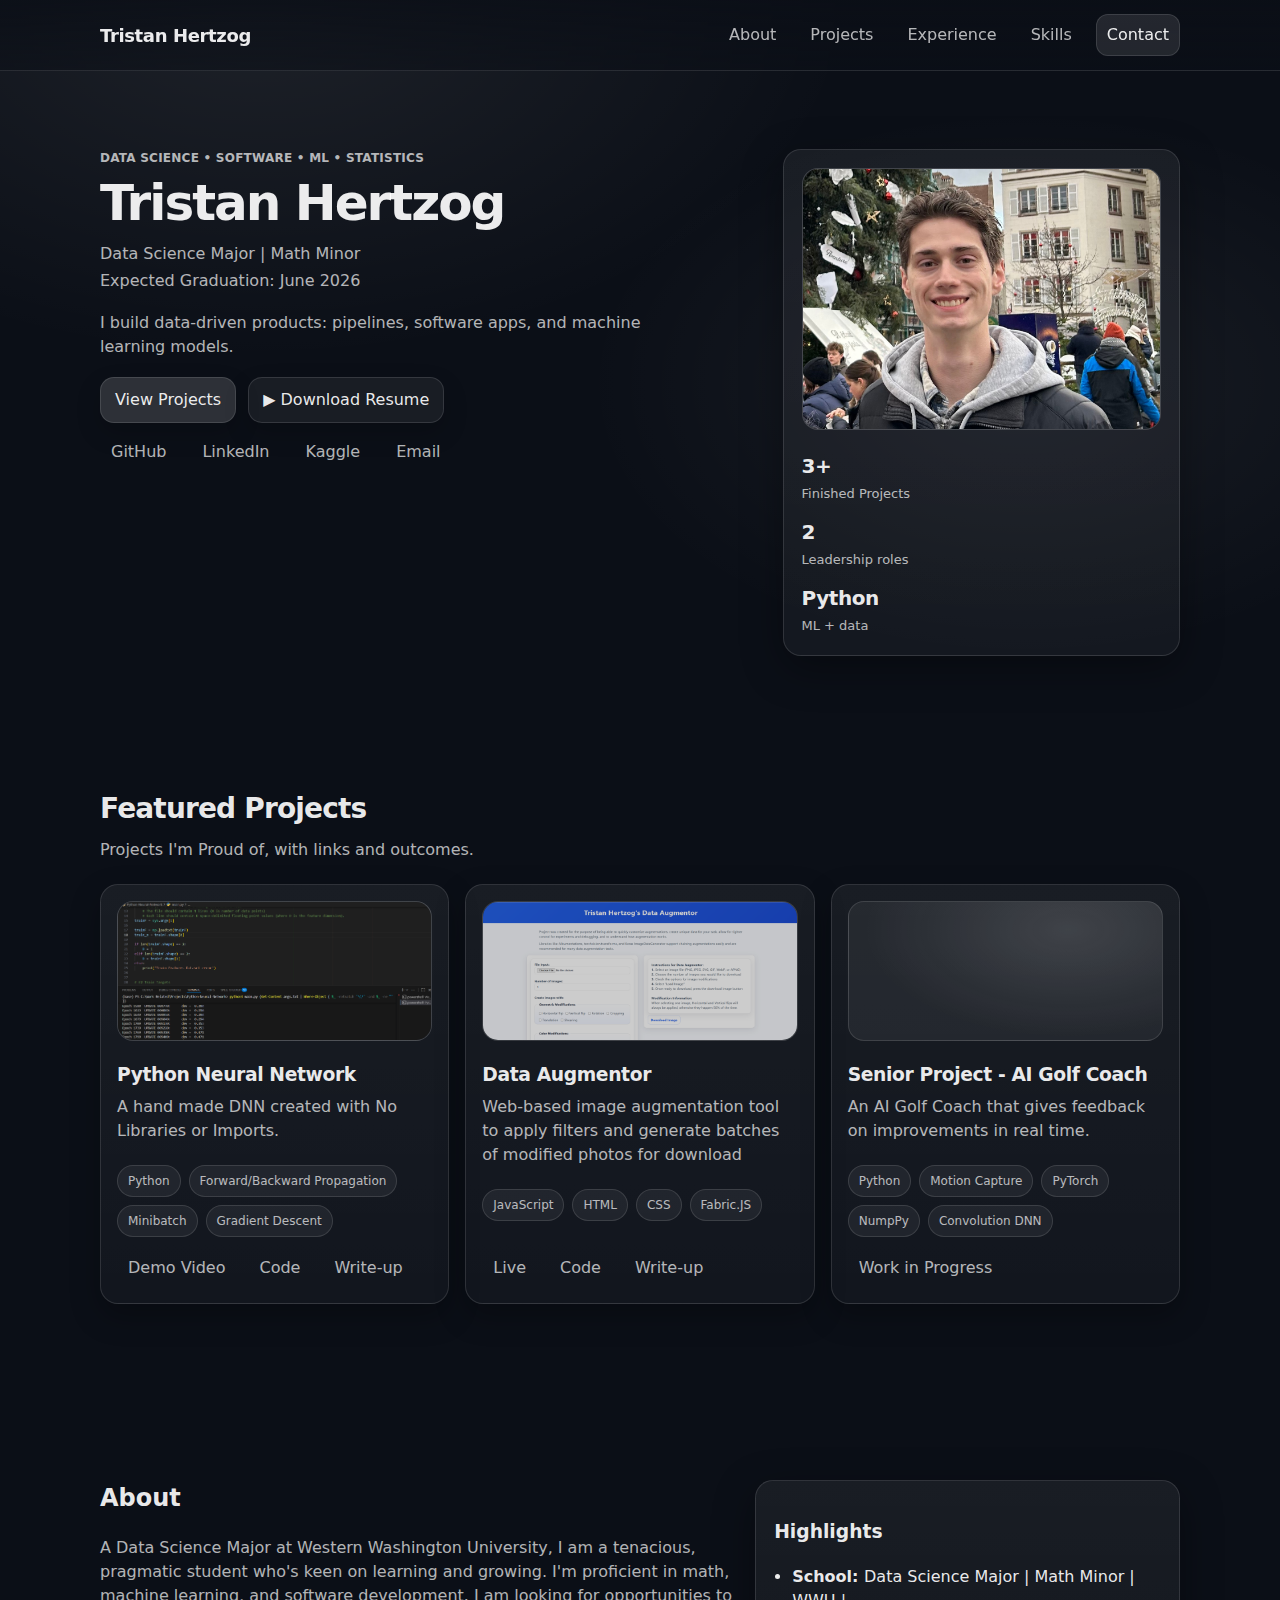
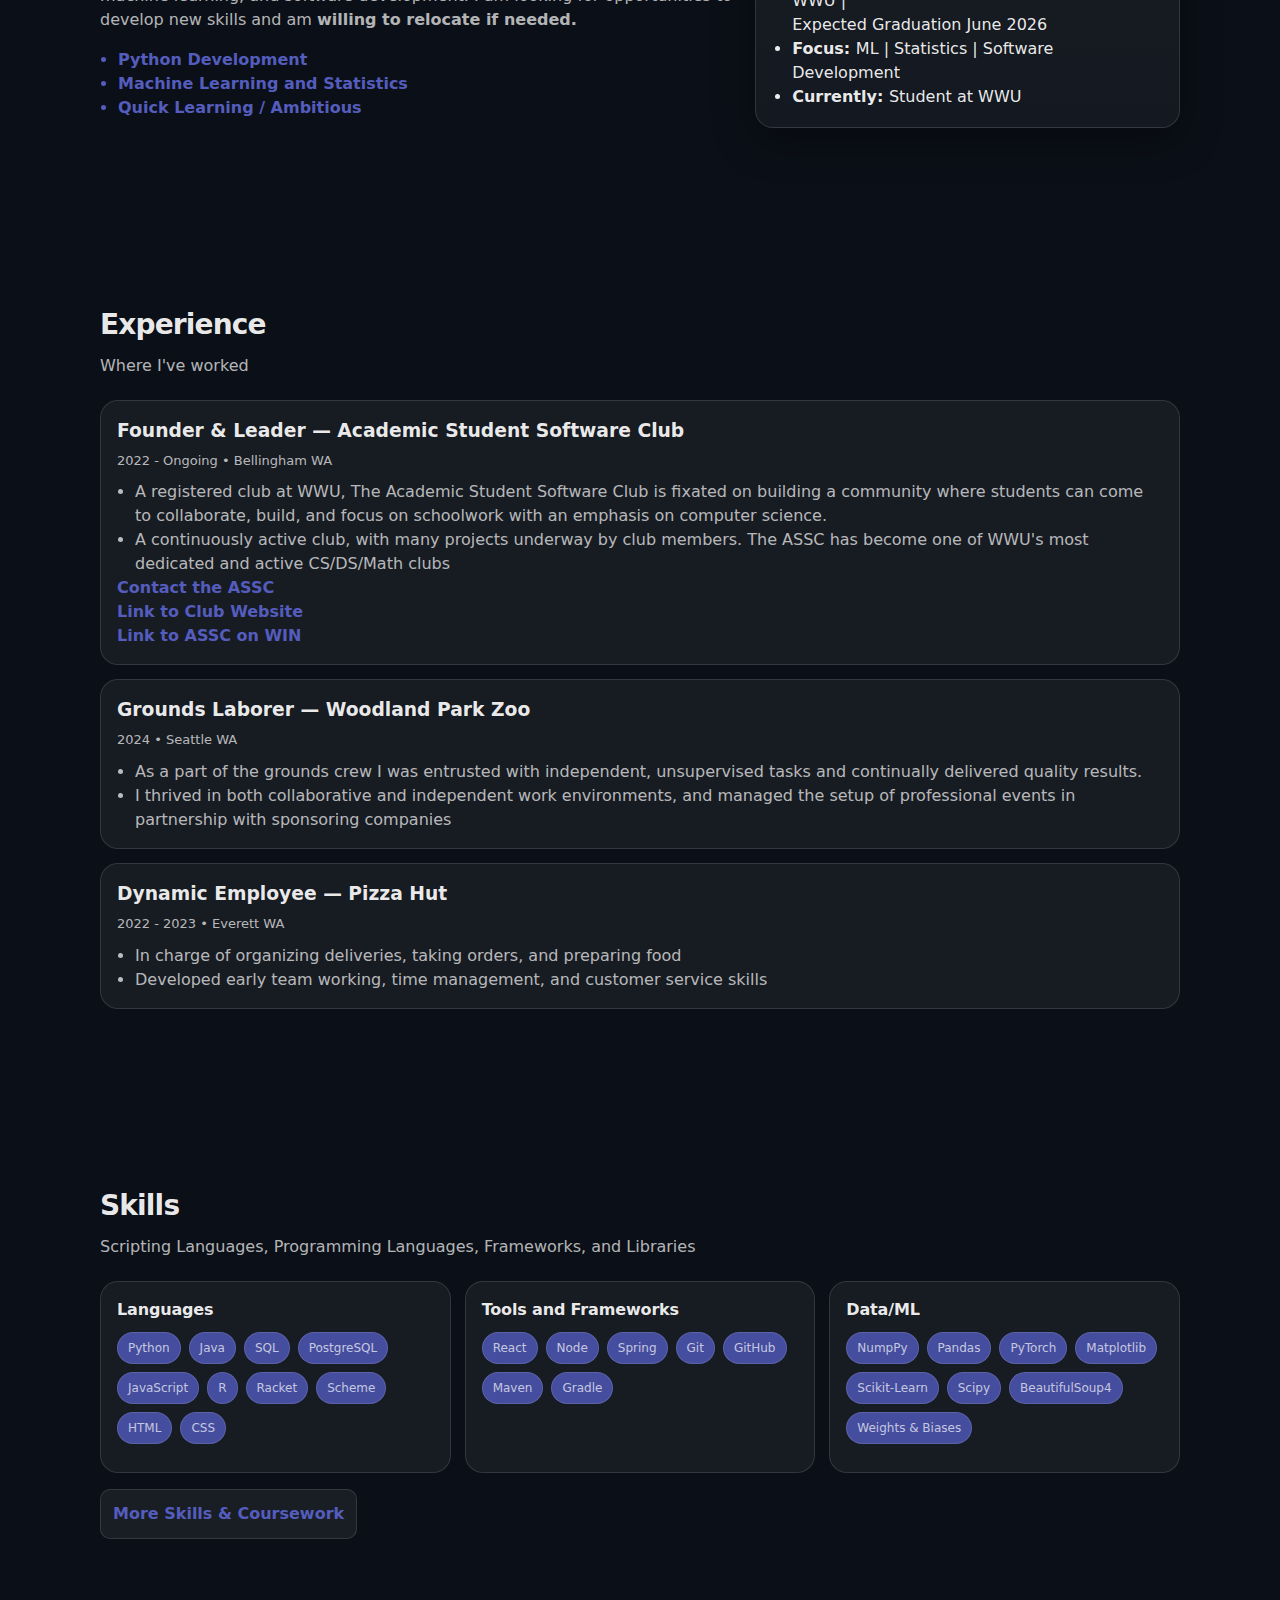
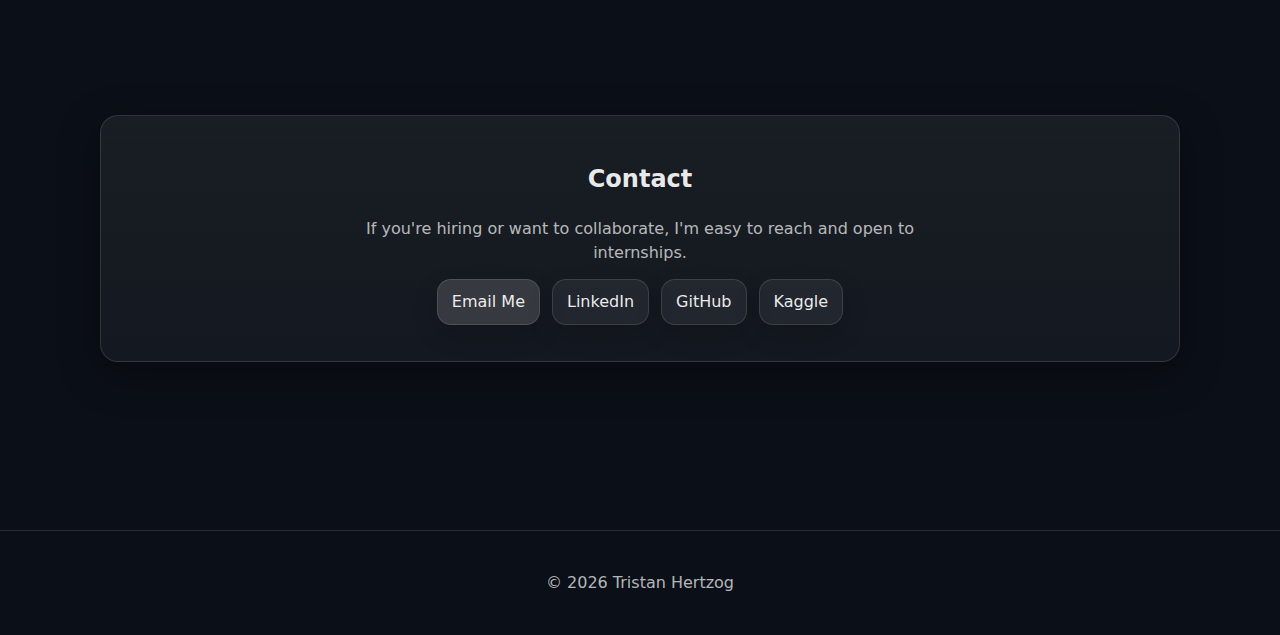
<file: index.html>
<!DOCTYPE html>
<html lang="en">
<head>
    <meta charset="UTF-8">
    <meta name="viewport" content="width=device-width, initial-scale=1.0">
    <title>Tristan Hertzog | Data Scientist & Software Developer</title>
    <link rel="stylesheet" href="css/vars.css">
    <link rel="stylesheet" href="css/style.css">
    <meta name="description" content="Portfolio of Tristan Hertzog — data science, software engineering, and innovative projects.">
    <meta name="keywords" content="Tristan Hertzog, Data Science, Software Development, Portfolio"> <!-- Headline -->
    <meta name="site_name" content="Tristan Hertzog"> <!-- For section above the headline -->
    <meta property="og:site_name" content="Tristan Hertzog"> 
    <!-- <link rel="icon" type="image/png" href="images/favicon.png">
    <link rel="shortcut icon" href="images/favicon.png"> -->
    <script src="scripts/projects.js"></script>
    <script type="application/ld+json">{
        "@context": "https://schema.org",
        "@type": "WebSite",
        "name": "Tristan Hertzog",
        "url": "https://tristan-hertzog.com"
    }</script>
</head>
<body>
    <!-- Modals Section -->
    <div id="emptyModal" class="modal" onclick="handleBackdropClick(event)">
    <div class="modal-content" role="dialog" aria-modal="true" aria-label="More Skills">
        <div class="modal-header">
        <p class="modal-title">More Skills</p>
        <button class="modal-close" type="button" onclick="closeModal()" aria-label="Close modal">×</button>
        </div>

        <div class="modal-body">
        <iframe src="skills_modal.html"></iframe>
        </div>
    </div>
    </div>
    <!-- NAV -->
    <div id="start"></div>
    <header id="top">
        <nav class="nav">
            <a class="brand" href="#start">Tristan Hertzog</a>
            <div class="links">
                <a href="#about">About</a>
                <a href="#projects">Projects</a>
                <a href="#experience">Experience</a>
                <a href="#skills">Skills</a>
                <a href="#contact" class="cta">Contact</a>
            </div>
        </nav>
    </header>

  <!-- HERO -->
    <main>
        <section class="hero">
            <div class="hero-left">
                <p class="kicker">Data Science • Software • ML • Statistics</p>
                <h1>Tristan Hertzog</h1>
                <p class="sub_no_margin">
                    Data Science Major | Math Minor
                </p>
                <p class="sub">
                    Expected Graduation: June 2026 
                </p>
                <p class="sub">
                    I build data-driven products: pipelines, software apps, and machine learning models.
                </p>
                <div class="hero-actions">
                    <a class="btn primary" href="#projects">View Projects</a>
                    <a class="btn" href="documents/Resume_2026_Redacted.pdf" target="_blank">&#x25B6  Download Resume</a>
                </div>
                <div class="social">
                    <a href="https://github.com/Tmanhertzog" target="_blank">GitHub</a>
                    <a href="https://www.linkedin.com/in/tristan-hertzog-6813511ab/" target="_blank">LinkedIn</a>
                    <a href="https://www.kaggle.com/tmanite" target="_blank">Kaggle</a>
                    <a href="mailto:Tmanhertzog@email.com">Email</a>
                </div>
            </div>

            <aside class="hero-right">
                <div class="card">
                    <img src="images/PortfolioPic_cropped.jpeg" alt="TristanH" class="avatar">
                    <div class="stats">
                        <!-- <div><strong>2</strong><span>Deployed projects</span></div> -->
                        <div><strong>3+</strong><span>Finished Projects</span></div>
                        <div><strong>2</strong><span>Leadership roles</span></div>
                        <div><strong>Python</strong><span>ML + data</span></div>
                    </div>
                </div>
            </aside>
        </section>

        <!-- PROJECTS -->
        <section id="projects" class="section">
            <div class="section-head">
                <h2>Featured Projects</h2>
                <p>Projects I'm Proud of, with links and outcomes.</p>
            </div>

            <div class="grid">
                <article class="project-card">
                    <!-- <div class="thumb"></div> -->
                    <img src="images/DNN_project_ss.png" alt="DNN_ss" class="thumb">
                    <h3>Python Neural Network</h3>
                    <p>A hand made DNN created with No Libraries or Imports.</p>
                    <div class="tags">
                        <span>Python</span><span>Forward/Backward Propagation</span><span>Minibatch</span><span>Gradient Descent</span>
                    </div>
                    <div class="card-actions">
                        <a href="https://youtu.be/cbOzUas3Ju8" target="_blank">Demo Video</a>
                        <a href="https://github.com/Tmanhertzog/Python-Neural-Network" target="_blank">Code</a>
                        <a href="https://github.com/Tmanhertzog/Python-Neural-Network/blob/main/write-up.txt" target="_blank">Write-up</a>
                    </div>
                </article>

                 <article class="project-card">
                    <img src="images/DataAugmentor_ss.png" alt="DA_ss" class="thumb_dim">
                    <h3>Data Augmentor</h3>
                    <p>Web-based image augmentation tool to apply filters and generate batches of modified photos for download</p>
                    <div class="tags">
                        <span>JavaScript</span><span>HTML</span><span>CSS</span><span>Fabric.JS</span>
                    </div>
                    <div class="card-actions">
                        <a href="https://tmanhertzog.github.io/DataAugmentor/" target="_blank">Live</a>
                        <a href="https://github.com/Tmanhertzog/DataAugmentor" target="_blank">Code</a>
                        <a href="https://github.com/Tmanhertzog/DataAugmentor/blob/main/write-up.txt" target="_blank">Write-up</a>
                    </div>
                </article>

                <article class="project-card">
                    <div class="thumb"></div>
                    <h3>Senior Project - AI Golf Coach</h3>
                    <p>An AI Golf Coach that gives feedback on improvements in real time.</p>
                    <div class="tags">
                        <span>Python</span><span>Motion Capture</span><span>PyTorch</span><span>NumpPy</span><span>Convolution DNN</span>
                    </div>
                    <div class="card-actions">
                        <!-- <a href="#">Live</a> -->
                        <a>Work in Progress</a>
                        <!-- <a href="#">Code</a>
                        <a href="#">Write-up</a> -->
                    </div>
                </article>
            </div>
        </section>

        <!-- ABOUT -->
        <section id="about" class="section split">
            <div>
                <h2>About</h2>
                <p>
                    <!-- Short, sharp story: what you're into, what you're good at, what you're looking for. -->
                    A Data Science Major at Western Washington University, I am a tenacious, pragmatic student who's 
                    keen on learning and growing. I'm proficient in math, machine learning, and software development.
                    I am looking for opportunities to develop new skills and am <strong>willing to relocate if needed.</strong>
                </p>
                <ul>
                    <li>Python Development</li>
                    <li>Machine Learning and Statistics</li>
                    <li>Quick Learning / Ambitious</li>
                </ul>
            </div>
            <div class="card">
                <h3>Highlights</h3>
                <ul>
                    <li><strong>School: </strong> Data Science Major | Math Minor | WWU | <br> Expected Graduation June 2026</li>
                    <li><strong>Focus: </strong> ML | Statistics | Software Development</li>
                    <li><strong>Currently: </strong> Student at WWU</li>
                </ul>
            </div>
        </section>

        <!-- EXPERIENCE -->
        <section id="experience" class="section">
            <div class="section-head">
                <h2>Experience</h2>
                <p>Where I've worked</p>
            </div>

            <div class="timeline">
                <div class="role">
                    <h3>Founder & Leader — Academic Student Software Club</h3>
                    <p class="meta">2022 - Ongoing • Bellingham WA</p>
                    <ul>
                        <li>
                            A registered club at WWU, The Academic Student Software Club is fixated on building a community 
                            where students can come to collaborate, build, and focus on schoolwork with an emphasis on computer 
                            science.
                        </li>
                        <li>
                            A continuously active club, with many projects underway by club members. The ASSC has become one of
                            WWU's most dedicated and active CS/DS/Math clubs
                        </li>
                    </ul>
                    <a href="mailto:assoftwareClub@gmail.com" class="link">Contact the ASSC</a><br>
                    <a href="https://www.as-software.cc/" target="_blank" class="link">Link to Club Website</a><br>
                    <a href="https://win.wwu.edu/organization/academic-student-software" target="_blank" class="link">Link to ASSC on WIN</a><br>
                </div>
                <div class="role">
                    <h3>Grounds Laborer — Woodland Park Zoo</h3>
                    <p class="meta">2024 • Seattle WA</p>
                    <ul>
                        <li>
                            As a part of the grounds crew I was entrusted with independent, unsupervised tasks and continually 
                            delivered quality results.
                        </li>
                        <li>
                            I thrived in both collaborative and independent work environments, and 
                            managed the setup of professional events in partnership with sponsoring companies
                        </li>
                    </ul>
                </div>
                <div class="role">
                    <h3>Dynamic Employee — Pizza Hut</h3>
                    <p class="meta">2022 - 2023 • Everett WA</p>
                    <ul>
                        <li>In charge of organizing deliveries, taking orders, and preparing food</li>
                        <li>Developed early team working, time management, and customer service skills</li>
                    </ul>
                </div>
            </div>
        </section>

        <!-- SKILLS -->
        <section id="skills" class="section">
            <div class="section-head">
                <h2>Skills</h2>
                <p>Scripting Languages, Programming Languages, Frameworks, and Libraries</p>
            </div>

            <div class="skills">
                <div class="skill-group">
                    <h3>Languages</h3>
                    <div class="chips">
                        <span>Python</span>
                        <span>Java</span>
                        <span>SQL</span>
                        <span>PostgreSQL</span>
                        <span>JavaScript</span>
                        <span>R</span>
                        <span>Racket</span>
                        <span>Scheme</span>
                        <span>HTML</span>
                        <span>CSS</span>
                    </div>
                </div>
                <div class="skill-group">
                    <h3>Tools and Frameworks</h3>
                    <div class="chips">
                        <span>React</span>
                        <span>Node</span>
                        <span>Spring</span>
                        <span>Git</span>
                        <span>GitHub</span>
                        <span>Maven</span>
                        <span>Gradle</span>
                    </div>
                </div>
                <div class="skill-group">
                    <h3>Data/ML</h3>
                    <div class="chips">
                        <span>NumpPy</span>
                        <span>Pandas</span>
                        <span>PyTorch</span>
                        <span>Matplotlib</span>
                        <span>Scikit-Learn</span>
                        <span>Scipy</span>
                        <span>BeautifulSoup4</span>
                        <span>Weights & Biases</span>
                    </div>
                </div>
            </div>
            <div id="more_info">
                <button type="button" onclick="openModal()" class="btn-link">More Skills &amp; Coursework</button>
            </div>
        </section>

        <!-- CONTACT -->
        <section id="contact" class="section">
            <div class="card contact-card">
                <h2>Contact</h2>
                <p>If you're hiring or want to collaborate, I'm easy to reach and open to internships.</p>
                <div class="hero-actions">
                    <a class="btn primary" href="mailto:Tmanhertzog@gmail.com">Email Me</a>
                    <a class="btn" href="https://www.linkedin.com/in/tristan-hertzog-6813511ab/" target="_blank">LinkedIn</a>
                    <a class="btn" href="https://github.com/Tmanhertzog" target="_blank">GitHub</a>
                    <a class="btn" href="https://www.kaggle.com/tmanite" target="_blank">Kaggle</a>
                </div>
            </div>
        </section>
    </main>

    <footer class="footer">
        <p>© <span id="year"></span> Tristan Hertzog</p>
    </footer>

    <script>
        document.getElementById("year").textContent = new Date().getFullYear();
    </script>
</body>
</html>
</file>
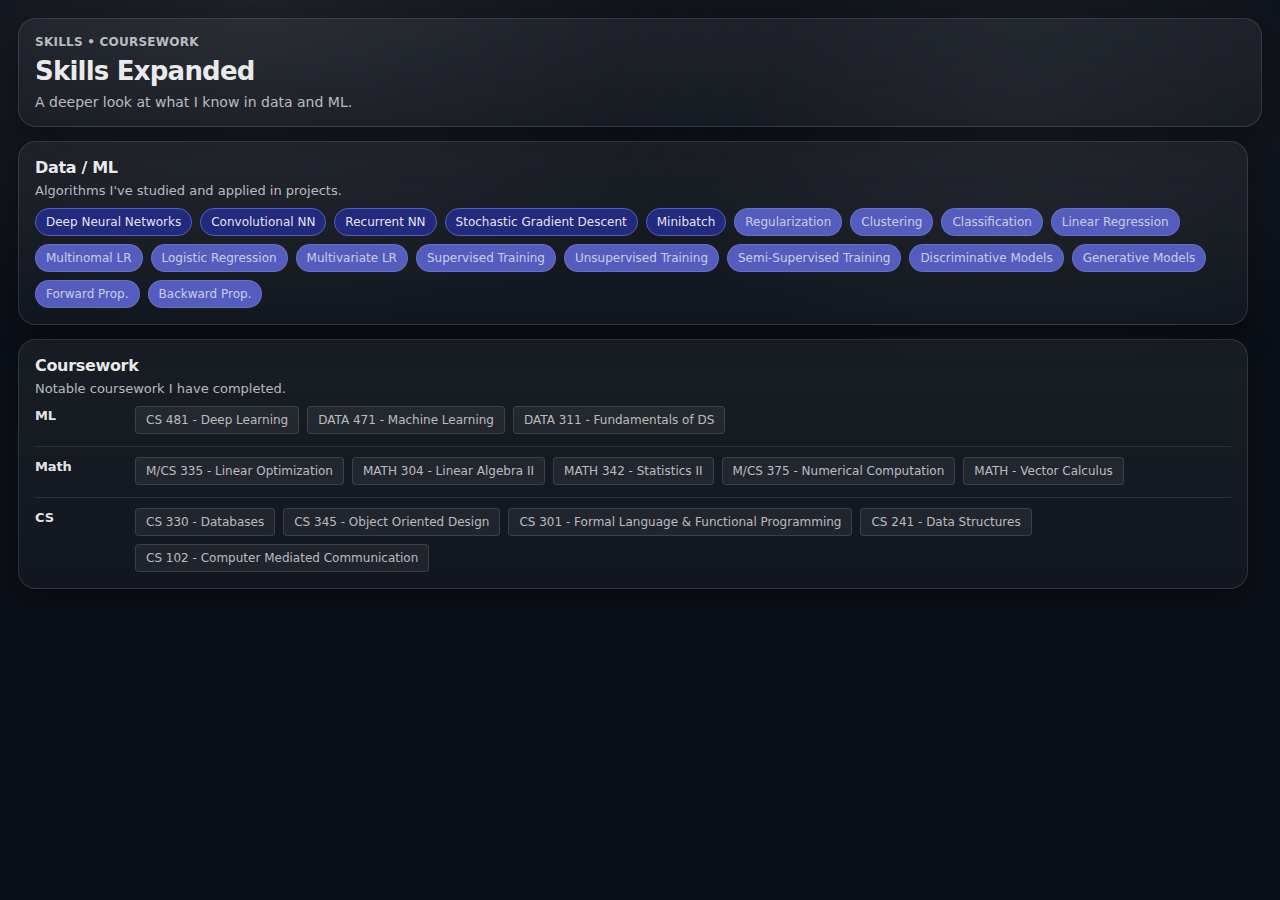
<file: skills_modal.html>
<!DOCTYPE html>
<html lang="en">
<head>
    <meta charset="UTF-8" />
    <meta name="viewport" content="width=device-width, initial-scale=1.0" />
    <title>Tristan Hertzog | Skills Expanded</title>
    <link rel="stylesheet" href="css/vars.css" />
    <link rel="stylesheet" href="css/skills.css" />
</head>

<body>
    <main class="wrap">
        <header class="top">
            <div>
                <p class="kicker">Skills • Coursework</p>
                <h1>Skills Expanded</h1>
                <p class="sub">A deeper look at what I know in data and ML.</p>
            </div>
        </header>

        <section class="grid">
            <div class="col">
                <section class="card">
                    <div class="card-head">
                        <h2>Data / ML</h2>
                        <p>Algorithms I've studied and applied in projects.</p>
                    </div>
                    <div class="chips">
                        <span class="hot">Deep Neural Networks</span>
                        <span class="hot">Convolutional NN</span>
                        <span class="hot">Recurrent NN</span>
                        <span class="hot">Stochastic Gradient Descent</span>
                        <span class="hot">Minibatch</span>
                        <span>Regularization</span>
                        <span>Clustering</span>
                        <span>Classification</span>
                        <span>Linear Regression</span>
                        <span>Multinomal LR</span>
                        <span>Logistic Regression</span>
                        <span>Multivariate LR</span>
                        <span>Supervised Training</span>
                        <span>Unsupervised Training</span>
                        <span>Semi-Supervised Training</span>
                        <span>Discriminative Models</span>
                        <span>Generative Models</span>
                        <span>Forward Prop.</span>
                        <span>Backward Prop.</span>
                    </div>
                </section>

                <section class="card">
                    <div class="card-head">
                        <h2>Coursework</h2>
                        <p>Notable coursework I have completed.</p>
                    </div>

                    <div class="course-grid">
                        <div class="course-row">
                        <div class="course-label">ML</div>
                        <div class="course-items">
                            <span class="chip">CS 481 - Deep Learning</span>
                            <span class="chip">DATA 471 - Machine Learning</span>
                            <span class="chip">DATA 311 - Fundamentals of DS</span>
                        </div>
                        </div>

                        <div class="course-row">
                        <div class="course-label">Math</div>
                        <div class="course-items">
                            <span class="chip">M/CS 335 - Linear Optimization</span>
                            <span class="chip">MATH 304 - Linear Algebra II</span>
                            <span class="chip">MATH 342 - Statistics II</span>
                            <span class="chip">M/CS 375 - Numerical Computation</span>
                            <span class="chip">MATH - Vector Calculus</span>
                        </div>
                        </div>

                        <div class="course-row">
                        <div class="course-label">CS</div>
                        <div class="course-items">
                            <span class="chip">CS 330 - Databases</span>
                            <span class="chip">CS 345 - Object Oriented Design</span>
                            <span class="chip">CS 301 - Formal Language &amp; Functional Programming</span>
                            <span class="chip">CS 241 - Data Structures</span>
                            <span class="chip">CS 102 - Computer Mediated Communication</span>
                        </div>
                        </div>
                    </div>
                    </section>

            </div>
        </section>
    </main>
</body>
</html>
</file>
<file: css/vars.css>
:root{
  --bg: #0b0f17;
  --panel: rgba(255,255,255,0.06);
  --panel-2: rgba(255,255,255,0.08);
  --text: rgba(255,255,255,0.92);
  --blue:  rgb(84, 93, 190);
  --blue-2:  rgb(34, 42, 126); 
  --muted: rgba(255,255,255,0.70);
  --faint: rgba(255,255,255,0.12);
  --shadow: 0 12px 40px rgba(0,0,0,0.35);
  --radius: 18px;
  --max: 1120px;
}
</file>
<file: css/style.css>
/* =========
   Base
========= */


*{ box-sizing: border-box; }
html{ scroll-behavior: smooth; }
body{
  margin: 0;
  font-family: ui-sans-serif, system-ui, -apple-system, Segoe UI, Roboto, Arial, sans-serif;
  color: var(--text);
  background:
    radial-gradient(1000px 600px at 20% 0%, rgba(255,255,255,0.08), transparent 60%),
    radial-gradient(800px 500px at 80% 10%, rgba(255,255,255,0.06), transparent 55%),
    var(--bg);
  line-height: 1.5;
}

a{ color: inherit; text-decoration: none; }
a:hover{ opacity: 0.9; }

main{
  max-width: var(--max);
  margin: 0 auto;
  padding: 0 20px 80px;
}

/* =========
   Nav
========= */
header{
  position: sticky;
  top: 0;
  z-index: 50;
  backdrop-filter: blur(14px);
  background: linear-gradient(to bottom, rgba(11,15,23,0.85), rgba(11,15,23,0.55));
  border-bottom: 1px solid var(--faint);
}

.nav{
  max-width: var(--max);
  margin: 0 auto;
  padding: 14px 20px;
  display: flex;
  align-items: center;
  justify-content: space-between;
  gap: 16px;
}

.brand{
  font-weight: 750;
  letter-spacing: -0.02em;
  font-size: 18px;
}

.links{
  display: flex;
  align-items: center;
  gap: 14px;
  flex-wrap: wrap;
  justify-content: flex-end;
}

.links a{
  padding: 8px 10px;
  border-radius: 12px;
  color: var(--muted);
}

.links a:hover{
  background: rgba(255,255,255,0.06);
  color: var(--text);
}

.links .cta{
  background: rgba(255,255,255,0.10);
  border: 1px solid var(--faint);
  color: var(--text);
}

/* =========
   Sections
========= */
.section{
  padding: 88px 0;
}

.section-head{
  margin-bottom: 22px;
}

.section-head h2{
  margin: 0 0 8px;
  font-size: 28px;
  letter-spacing: -0.03em;
}

.section-head p{
  margin: 0;
  color: var(--muted);
  max-width: 68ch;
}

/* =========
   Hero
========= */
.hero{
  padding: 78px 0 44px;
  display: grid;
  grid-template-columns: 1.25fr 0.75fr;
  gap: 20px;
  align-items: stretch;
}

.kicker{
  margin: 0 0 10px;
  color: var(--muted);
  font-weight: 600;
  letter-spacing: 0.02em;
  text-transform: uppercase;
  font-size: 12px;
}

.hero h1{
  margin: 0 0 12px;
  font-size: clamp(34px, 4vw, 50px);
  line-height: 1.05;
  letter-spacing: -0.04em;
}

.sub{
  margin: 0 0 18px;
  color: var(--muted);
  max-width: 60ch;
  font-size: 16px;
}

.sub_no_margin {
  margin: 0 0 3px;
  color: var(--muted);
  max-width: 60ch;
  font-size: 16px;
}

.hero-actions{
  display: flex;
  gap: 12px;
  flex-wrap: wrap;
  margin: 14px 0 10px;
}

.btn{
  display: inline-flex;
  align-items: center;
  justify-content: center;
  padding: 10px 14px;
  border-radius: 14px;
  border: 1px solid var(--faint);
  background: rgba(255,255,255,0.06);
  color: var(--text);
  box-shadow: 0 10px 25px rgba(0,0,0,0.18);
}

.btn:hover{
  transform: translateY(-1px);
  background: rgba(255,255,255,0.09);
}

.btn.primary{
  background: rgba(255,255,255,0.14);
}

.social{
  display: flex;
  gap: 14px;
  margin-top: 10px;
  color: var(--muted);
  flex-wrap: wrap;
}

.social a{
  padding: 6px 10px;
  border-radius: 12px;
  border: 1px solid transparent;
}
.social a:hover{
  border-color: var(--faint);
  background: rgba(255,255,255,0.06);
  color: var(--text);
}

/* Right hero card */
.card{
  background: linear-gradient(180deg, var(--panel), rgba(255,255,255,0.04));
  border: 1px solid var(--faint);
  border-radius: var(--radius);
  box-shadow: var(--shadow);
  padding: 18px;
}

.avatar{
  /* height: 140px; */
  width: 100%;
  border-radius: 16px;
  border: 1px solid var(--faint);
  background:
    radial-gradient(300px 160px at 30% 30%, rgba(255,255,255,0.12), transparent 60%),
    rgba(255,255,255,0.06);
  margin-bottom: 14px;
}

.stats{
  display: grid;
  grid-template-columns: 1fr;
  gap: 12px;
}

.stats strong{
  display: block;
  font-size: 20px;
  letter-spacing: -0.02em;
}

.stats span{
  color: var(--muted);
  font-size: 13px;
}

/* =========
   Projects grid
========= */
.grid{
  display: grid;
  gap: 16px;
  grid-template-columns: repeat(3, minmax(0, 1fr));
}

.project-card{
  background: linear-gradient(180deg, var(--panel), rgba(255,255,255,0.03));
  border: 1px solid var(--faint);
  border-radius: var(--radius);
  padding: 16px;
  box-shadow: 0 12px 30px rgba(0,0,0,0.28);
  transition: transform 140ms ease, background 140ms ease;

  display: flex;
  flex-direction: column;
  height: 100%;
}

.project-card:hover{
  transform: translateY(-3px);
  background: linear-gradient(180deg, var(--panel-2), rgba(255,255,255,0.04));
}

.thumb{
  height: 140px;
  border-radius: 16px;
  border: 1px solid var(--faint);
  background:
    radial-gradient(340px 180px at 70% 20%, rgba(255,255,255,0.12), transparent 60%),
    rgba(255,255,255,0.06);
  margin-bottom: 12px;
}

.thumb_dim{
  height: 140px;
  border-radius: 16px;
  border: 1px solid var(--faint);
  background:
    radial-gradient(340px 180px at 70% 20%, rgba(255,255,255,0.12), transparent 60%),
    rgba(255,255,255,0.06);
  margin-bottom: 12px;
  filter: brightness(80%);
}

.project-card h3{
  margin: 8px 0 6px;
  letter-spacing: -0.02em;
}

.project-card p{
  margin: 0 0 12px;
  color: var(--muted);
}

.tags, .chips{
  display: flex;
  flex-wrap: wrap;
  gap: 8px;
  margin: 10px 0 12px;
}

.tags span, .chips span{
  padding: 6px 10px;
  border-radius: 999px;
  border: 1px solid var(--faint);
  background: rgba(255,255,255,0.06);
  color: var(--muted);
  font-size: 12px;
}

.card-actions{
  display: flex;
  gap: 12px;
  flex-wrap: wrap;
  color: var(--text);

  margin-top: auto;
}

.card-actions a{
  padding: 6px 10px;
  border-radius: 12px;
  border: 1px solid transparent;
  color: var(--muted);
}
.card-actions a:hover{
  border-color: var(--faint);
  background: rgba(255,255,255,0.06);
  color: var(--text);
}

/* =========
   Split section (About)
========= */
.split{
  display: grid;
  grid-template-columns: 1.2fr 0.8fr;
  gap: 18px;
  align-items: start;
}

.split h2{ margin-top: 0; }

.split p, .split li{
  color: var(--muted);
}

.split ul{
  margin: 12px 0 0;
  padding-left: 18px;
}

#about li {
  font-weight: bold;
  color: var(--blue)

}

#about .card li {
  color: var(--text);
  font-weight: lighter;
}

#about .card li strong {
  color: var(--text);
  font-weight: bold;
}

/* =========
   Timeline
========= */
.timeline{
  display: grid;
  gap: 14px;
}

.role{
  padding: 16px;
  border-radius: var(--radius);
  border: 1px solid var(--faint);
  background: rgba(255,255,255,0.05);
}

.role h3{
  margin: 0 0 6px;
}

.meta{
  margin: 0 0 10px;
  color: var(--muted);
  font-size: 13px;
}

.role ul{
  margin: 0;
  padding-left: 18px;
  color: var(--muted);
}

.link {
  font-weight: bold;
  color: var(--blue)
}

/* =========
   Skills
========= */
.skills{
  display: grid;
  gap: 14px;
  grid-template-columns: repeat(3, minmax(0, 1fr));
}

.skill-group{
  padding: 16px;
  border-radius: var(--radius);
  border: 1px solid var(--faint);
  background: rgba(255,255,255,0.05);
  /* background: rgba(0, 123, 200, 0.905); */
}

.skill-group h3{
  margin: 0 0 10px;
  font-size: 16px;
  letter-spacing: -0.01em;
}

.chips span {
  background: rgb(69, 77, 158);
}

/* =========
   Contact
========= */
.contact-card{
  text-align: center;
  padding: 26px;
}

.contact-card p{
  color: var(--muted);
  max-width: 62ch;
  margin: 8px auto 0;
}

#contact .hero-actions {
  justify-content: center;
}

#more_info {
  margin-top: 1em;
}

.btn-link{
  background: var(--panel);
  border-radius: 10px;
  border: 1px solid var(--faint);
  padding: 12px;
  color: var(--blue);
  font: inherit;
  cursor: pointer;
  font-weight: bold;
  font-size: 16px;
}
.btn-link:hover{ opacity: 0.85; }


/* =========
   Modals (theme-matched)
========= */

.modal{
  z-index: 200;                 /* above sticky header */
  display: none;
  position: fixed;
  inset: 0;                     /* top/right/bottom/left:0 */
  background: rgba(0,0,0,0.62);
  backdrop-filter: blur(10px);
  -webkit-backdrop-filter: blur(10px);
  justify-content: center;
  align-items: center;
  padding: 18px;                /* breathing room on small screens */
}

.modal.is-open{
  display: flex;
}

.modal-content{
  width: min(920px, 96vw);
  height: min(640px, 86vh);
  background: linear-gradient(180deg, rgba(255,255,255,0.08), rgba(255,255,255,0.04));
  border: 1px solid rgba(255,255,255,0.14);
  border-radius: 18px;
  box-shadow: 0 18px 60px rgba(0,0,0,0.55);
  overflow: hidden;             /* keep iframe + header corners clean */
  display: flex;
  flex-direction: column;
}

.modal-header{
  display: flex;
  align-items: center;
  justify-content: space-between;
  gap: 12px;
  padding: 12px 14px;
  border-bottom: 1px solid rgba(255,255,255,0.12);
  background: rgba(11,15,23,0.55);
}

.modal-title{
  margin: 0;
  font-size: 14px;
  letter-spacing: -0.01em;
  color: rgba(255,255,255,0.90);
}

.modal-close{
  appearance: none;
  border: 1px solid rgba(255,255,255,0.12);
  background: rgba(255,255,255,0.06);
  color: rgba(255,255,255,0.90);
  border-radius: 12px;
  width: 36px;
  height: 32px;
  display: inline-flex;
  align-items: center;
  justify-content: center;
  cursor: pointer;
  transition: transform 140ms ease, background 140ms ease;
}

.modal-close:hover{
  transform: translateY(-1px);
  background: rgba(255,255,255,0.10);
}

.modal-body{
  flex: 1;
}

.modal-body iframe{
  width: 100%;
  height: 100%;
  border: 0;
  background: transparent;
}

@media (max-width: 620px){
  .modal-content{
    height: min(620px, 88vh);
  }
}


/* =========
   Footer
========= */
.footer{
  border-top: 1px solid var(--faint);
  padding: 24px 20px;
  color: var(--muted);
  text-align: center;
}

/* =========
   Responsive
========= */
@media (max-width: 980px){
  .hero{ grid-template-columns: 1fr; }
  .grid{ grid-template-columns: repeat(2, minmax(0, 1fr)); }
  .split{ grid-template-columns: 1fr; }
  .skills{ grid-template-columns: repeat(2, minmax(0, 1fr)); }
}

@media (max-width: 620px){
  .links{ gap: 6px; }
  .links a{ padding: 8px 8px; }
  .grid{ grid-template-columns: 1fr; }
  .skills{ grid-template-columns: 1fr; }
  .section{ padding: 64px 0; }
}
</file>
<file: css/skills.css>
/* skills.css - uses vars.css tokens only */

*{ box-sizing: border-box; }

/* IMPORTANT: remove height:100% and paint background on BOTH */
html, body{
  margin: 0;
  min-height: 100%;
  background-color: var(--bg);
}

html{
  background:
    radial-gradient(900px 560px at 20% 0%, rgba(255,255,255,0.08), transparent 60%),
    radial-gradient(760px 520px at 80% 10%, rgba(255,255,255,0.06), transparent 55%),
    var(--bg);
}

body{
  font-family: ui-sans-serif, system-ui, -apple-system, Segoe UI, Roboto, Arial, sans-serif;
  color: var(--text);
  background: transparent; /* html paints the full background */
}

.wrap{
  padding: 18px;
}

.top{
  display: flex;
  gap: 16px;
  justify-content: space-between;
  align-items: flex-start;
  margin-bottom: 14px;

  background: linear-gradient(180deg, var(--panel), rgba(255,255,255,0.03));
  border: 1px solid var(--faint);
  border-radius: var(--radius);
  box-shadow: var(--shadow);
  padding: 16px;
}

.kicker{
  margin: 0 0 8px;
  color: var(--muted);
  font-weight: 600;
  letter-spacing: 0.02em;
  text-transform: uppercase;
  font-size: 12px;
}

h1{
  margin: 0 0 8px;
  letter-spacing: -0.03em;
  font-size: 26px;
  line-height: 1.1;
}

.sub{
  margin: 0;
  color: var(--muted);
  max-width: 70ch;
  font-size: 14px;
}

.search{
  min-width: 280px;
  display: flex;
  flex-direction: column;
  gap: 8px;
  align-items: flex-end;
}

.search input{
  width: min(360px, 48vw);
  padding: 10px 12px;
  border-radius: 14px;
  border: 1px solid var(--faint);
  background: rgba(255,255,255,0.06);
  color: var(--text);
  outline: none;
}

.search input::placeholder{
  color: rgba(255,255,255,0.45);
}

.search input:focus{
  border-color: rgba(84, 93, 190, 0.55);
  box-shadow: 0 0 0 3px rgba(84, 93, 190, 0.18);
}

.hint{
  color: rgba(255,255,255,0.55);
  font-size: 12px;
}

.grid{
  display: grid;
  gap: 14px;
  grid-template-columns: auto auto;
}

.col{
  display: grid;
  gap: 14px;
}

.card{
  background: linear-gradient(180deg, var(--panel), rgba(255,255,255,0.03));
  border: 1px solid var(--faint);
  border-radius: var(--radius);
  box-shadow: 0 12px 30px rgba(0,0,0,0.28);
  padding: 16px;
  height: auto;
}

.card-head{
  margin-bottom: 10px;
}

.card h2{
  margin: 0 0 6px;
  font-size: 16px;
  letter-spacing: -0.02em;
}

.card p{
  margin: 0;
  color: var(--muted);
  font-size: 13px;
}

.chips{
  display: flex;
  flex-wrap: wrap;
  gap: 8px;
  margin-top: 10px;
}

.chips span{
  padding: 6px 10px;
  border-radius: 999px;
  border: 1px solid var(--faint);
  /* background: rgba(255,255,255,0.06); */
  background: var(--blue);
  color: var(--muted);
  font-size: 12px;
}

.chips span.hot{
  background: var(--blue-2);
  color: rgba(255,255,255,0.90);
  border-color: var(--blue);
  /* border-color: rgba(84, 93, 190, 0.55); */
}

.bullets{
  margin: 10px 0 0;
  padding-left: 18px;
  color: var(--muted);
  font-size: 13px;
}

.bullets li{
  margin: 8px 0;
}

.bullets strong{
  color: rgba(255,255,255,0.90);
}

.footer{
  margin-top: 14px;
  padding: 12px 14px;
  border: 1px solid var(--faint);
  border-radius: var(--radius);
  background: rgba(255,255,255,0.04);
  color: var(--muted);
  font-size: 12px;
}

/* Accessibility helper */
.sr-only{
  position: absolute;
  width: 1px;
  height: 1px;
  padding: 0;
  margin: -1px;
  overflow: hidden;
  clip: rect(0,0,0,0);
  white-space: nowrap;
  border: 0;
}

/* Responsive */
@media (max-width: 860px){
  .top{
    flex-direction: column;
    align-items: stretch;
  }

  .search{
    align-items: stretch;
  }

  .search input{
    width: 100%;
  }

  .grid{
    grid-template-columns: 1fr;
  }
}



/* ======
 Courses
====== */

.course-grid{
  display: grid;
  gap: 12px;
  margin-top: 10px;
}

.course-row{
  display: grid;
  grid-template-columns: 90px 1fr;
  gap: 10px;
  align-items: start;
  padding-top: 10px;
  border-top: 1px solid rgba(255,255,255,0.10);
}

.course-row:first-child{
  border-top: 0;
  padding-top: 0;
}

.course-label{
  font-weight: 700;
  color: rgba(255,255,255,0.90);
  letter-spacing: -0.01em;
  font-size: 13px;
  padding-top: 2px;
}

.course-items{
  display: flex;
  flex-wrap: wrap;
  gap: 8px;
}

.chip{
  padding: 6px 10px;
  border-radius: 4px;
  border: 1px solid var(--faint);
  background: rgba(255,255,255,0.06);
  color: var(--muted);
  font-size: 12px;
}
</file>
